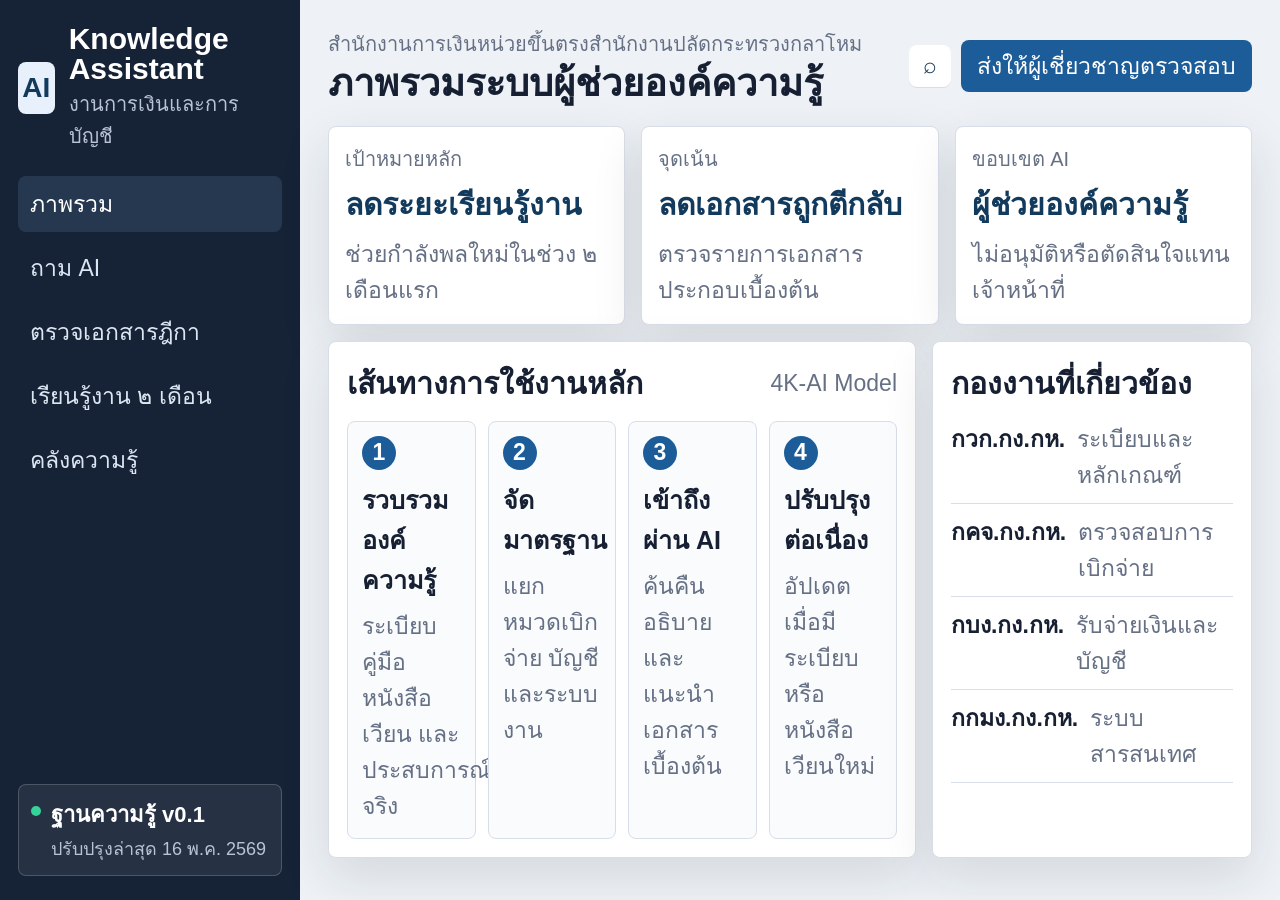
<file: index.html>
<!doctype html>
<html lang="th">
<head>
  <meta charset="utf-8">
  <meta name="viewport" content="width=device-width, initial-scale=1">
  <title>AI Knowledge Assistant - Demo</title>
  <link rel="stylesheet" href="./styles.css">
</head>
<body>
  <div class="app-shell">
    <aside class="sidebar">
      <div class="brand">
        <div class="brand-mark">AI</div>
        <div>
          <h1>Knowledge Assistant</h1>
          <p>งานการเงินและการบัญชี</p>
        </div>
      </div>

      <nav class="nav">
        <button class="nav-item active" data-view="dashboard">ภาพรวม</button>
        <button class="nav-item" data-view="ask">ถาม AI</button>
        <button class="nav-item" data-view="checklist">ตรวจเอกสารฎีกา</button>
        <button class="nav-item" data-view="learning">เรียนรู้งาน ๒ เดือน</button>
        <button class="nav-item" data-view="knowledge">คลังความรู้</button>
      </nav>

      <div class="status-box">
        <span class="status-dot"></span>
        <div>
          <strong>ฐานความรู้ v0.1</strong>
          <p>ปรับปรุงล่าสุด 16 พ.ค. 2569</p>
        </div>
      </div>
    </aside>

    <main class="workspace">
      <header class="topbar">
        <div>
          <p class="eyebrow">สำนักงานการเงินหน่วยขึ้นตรงสำนักงานปลัดกระทรวงกลาโหม</p>
          <h2 id="view-title">ภาพรวมระบบผู้ช่วยองค์ความรู้</h2>
        </div>
        <div class="top-actions">
          <button class="icon-button" title="ค้นหา">⌕</button>
          <button class="primary-button">ส่งให้ผู้เชี่ยวชาญตรวจสอบ</button>
        </div>
      </header>

      <section id="dashboard" class="view active">
        <div class="metric-grid">
          <article class="metric">
            <span>เป้าหมายหลัก</span>
            <strong>ลดระยะเรียนรู้งาน</strong>
            <p>ช่วยกำลังพลใหม่ในช่วง ๒ เดือนแรก</p>
          </article>
          <article class="metric">
            <span>จุดเน้น</span>
            <strong>ลดเอกสารถูกตีกลับ</strong>
            <p>ตรวจรายการเอกสารประกอบเบื้องต้น</p>
          </article>
          <article class="metric">
            <span>ขอบเขต AI</span>
            <strong>ผู้ช่วยองค์ความรู้</strong>
            <p>ไม่อนุมัติหรือตัดสินใจแทนเจ้าหน้าที่</p>
          </article>
        </div>

        <div class="content-grid">
          <section class="panel wide">
            <div class="panel-header">
              <h3>เส้นทางการใช้งานหลัก</h3>
              <span>4K-AI Model</span>
            </div>
            <div class="flow">
              <div>
                <b>1</b>
                <strong>รวบรวมองค์ความรู้</strong>
                <p>ระเบียบ คู่มือ หนังสือเวียน และประสบการณ์จริง</p>
              </div>
              <div>
                <b>2</b>
                <strong>จัดมาตรฐาน</strong>
                <p>แยกหมวดเบิกจ่าย บัญชี และระบบงาน</p>
              </div>
              <div>
                <b>3</b>
                <strong>เข้าถึงผ่าน AI</strong>
                <p>ค้นคืน อธิบาย และแนะนำเอกสารเบื้องต้น</p>
              </div>
              <div>
                <b>4</b>
                <strong>ปรับปรุงต่อเนื่อง</strong>
                <p>อัปเดตเมื่อมีระเบียบหรือหนังสือเวียนใหม่</p>
              </div>
            </div>
          </section>

          <section class="panel">
            <div class="panel-header">
              <h3>กองงานที่เกี่ยวข้อง</h3>
            </div>
            <ul class="division-list">
              <li><strong>กวก.กง.กห.</strong><span>ระเบียบและหลักเกณฑ์</span></li>
              <li><strong>กคจ.กง.กห.</strong><span>ตรวจสอบการเบิกจ่าย</span></li>
              <li><strong>กบง.กง.กห.</strong><span>รับจ่ายเงินและบัญชี</span></li>
              <li><strong>กกมง.กง.กห.</strong><span>ระบบสารสนเทศ</span></li>
            </ul>
          </section>
        </div>
      </section>

      <section id="ask" class="view">
        <div class="ask-layout">
          <section class="chat-panel">
            <div class="message user">เบิกค่าใช้จ่ายรายการใหม่ ต้องตรวจอะไรบ้างก่อนส่งฎีกา?</div>
            <div class="message ai">
              <strong>คำตอบเบื้องต้น</strong>
              <p>ควรตรวจสอบประเภทเงิน เอกสารอนุมัติ หลักฐานผู้รับเงิน รายการในระบบ New GFMIS Thai และความสัมพันธ์กับการบันทึกบัญชี ก่อนส่งให้ กคจ.กง.กห. ตรวจสอบ</p>
              <ol>
                <li>ตรวจประเภทค่าใช้จ่ายและงบประมาณ</li>
                <li>ตรวจเอกสารประกอบฎีกาให้ครบถ้วน</li>
                <li>ตรวจข้อมูลผู้รับเงินและจำนวนเงิน</li>
                <li>ตรวจผลกระทบต่อบัญชีจ่ายตรงหรือบัญชีทั่วไป</li>
              </ol>
            </div>
            <form class="prompt-bar">
              <input type="text" value="บัญชีจ่ายตรงกับบัญชีทั่วไปต่างกันอย่างไร">
              <button type="button">ถาม</button>
            </form>
          </section>
          <aside class="reference-panel">
            <h3>แหล่งอ้างอิงที่ระบบใช้</h3>
            <div class="ref-item">
              <strong>คู่มือการจัดทำฎีกา</strong>
              <span>หมวดเอกสารประกอบ</span>
            </div>
            <div class="ref-item">
              <strong>New GFMIS Thai</strong>
              <span>แนวปฏิบัติระบบเบิกจ่าย</span>
            </div>
            <div class="ref-item">
              <strong>กวก.กง.กห.</strong>
              <span>ตรวจสอบระเบียบและคำชี้แจง</span>
            </div>
          </aside>
        </div>
      </section>

      <section id="checklist" class="view">
        <section class="panel wide">
          <div class="panel-header">
            <h3>ตรวจเอกสารประกอบฎีกาเบื้องต้น</h3>
            <select>
              <option>งบรายจ่ายอื่น</option>
              <option>งบบุคลากร</option>
              <option>งบกลาง</option>
              <option>งบอุดหนุน</option>
            </select>
          </div>
          <div class="checklist">
            <label><input type="checkbox" checked> หนังสืออนุมัติหรือคำสั่งที่เกี่ยวข้อง</label>
            <label><input type="checkbox" checked> รายละเอียดค่าใช้จ่ายและวงเงินงบประมาณ</label>
            <label><input type="checkbox"> หลักฐานผู้รับเงินและข้อมูลการโอน</label>
            <label><input type="checkbox"> เอกสารจากระบบ New GFMIS Thai</label>
            <label><input type="checkbox"> ตรวจผลกระทบต่อบัญชีจ่ายตรง/บัญชีทั่วไป</label>
          </div>
          <div class="warning">
            ระบบนี้เป็นการตรวจเบื้องต้น ผู้ปฏิบัติงานต้องตรวจสอบกับระเบียบและผู้มีอำนาจอีกครั้ง
          </div>
        </section>
      </section>

      <section id="learning" class="view">
        <div class="timeline">
          <article>
            <span>เดือนที่ ๑</span>
            <h3>พื้นฐานการปฏิบัติงาน</h3>
            <p>ภาพรวม สกง., ขั้นตอนจัดทำฎีกา, เอกสารประกอบ, การใช้ระบบเบื้องต้น และข้อผิดพลาดที่พบบ่อย</p>
            <progress value="68" max="100"></progress>
          </article>
          <article>
            <span>เดือนที่ ๒</span>
            <h3>กรณีซับซ้อนและการแก้ไข</h3>
            <p>รายการเบิกจ่ายที่ไม่คุ้นเคย การแก้ไขเอกสารที่ถูกตีกลับ บัญชีจ่ายตรง/ทั่วไป และรายงานประจำเดือน</p>
            <progress value="32" max="100"></progress>
          </article>
        </div>
      </section>

      <section id="knowledge" class="view">
        <div class="knowledge-grid">
          <article><b>ระเบียบและคำชี้แจง</b><span>กวก.กง.กห.</span></article>
          <article><b>เอกสารประกอบฎีกา</b><span>กคจ.กง.กห.</span></article>
          <article><b>บัญชีและรายงาน</b><span>กบง.กง.กห.</span></article>
          <article><b>ระบบบัญชีเงินราชการ</b><span>กกมง.กง.กห.</span></article>
          <article><b>New GFMIS Thai</b><span>ระบบกลางภาครัฐ</span></article>
          <article><b>ข้อผิดพลาดที่พบบ่อย</b><span>บทเรียนจากงานจริง</span></article>
        </div>
      </section>
    </main>
  </div>

  <script src="./script.js"></script>
</body>
</html>
</file>
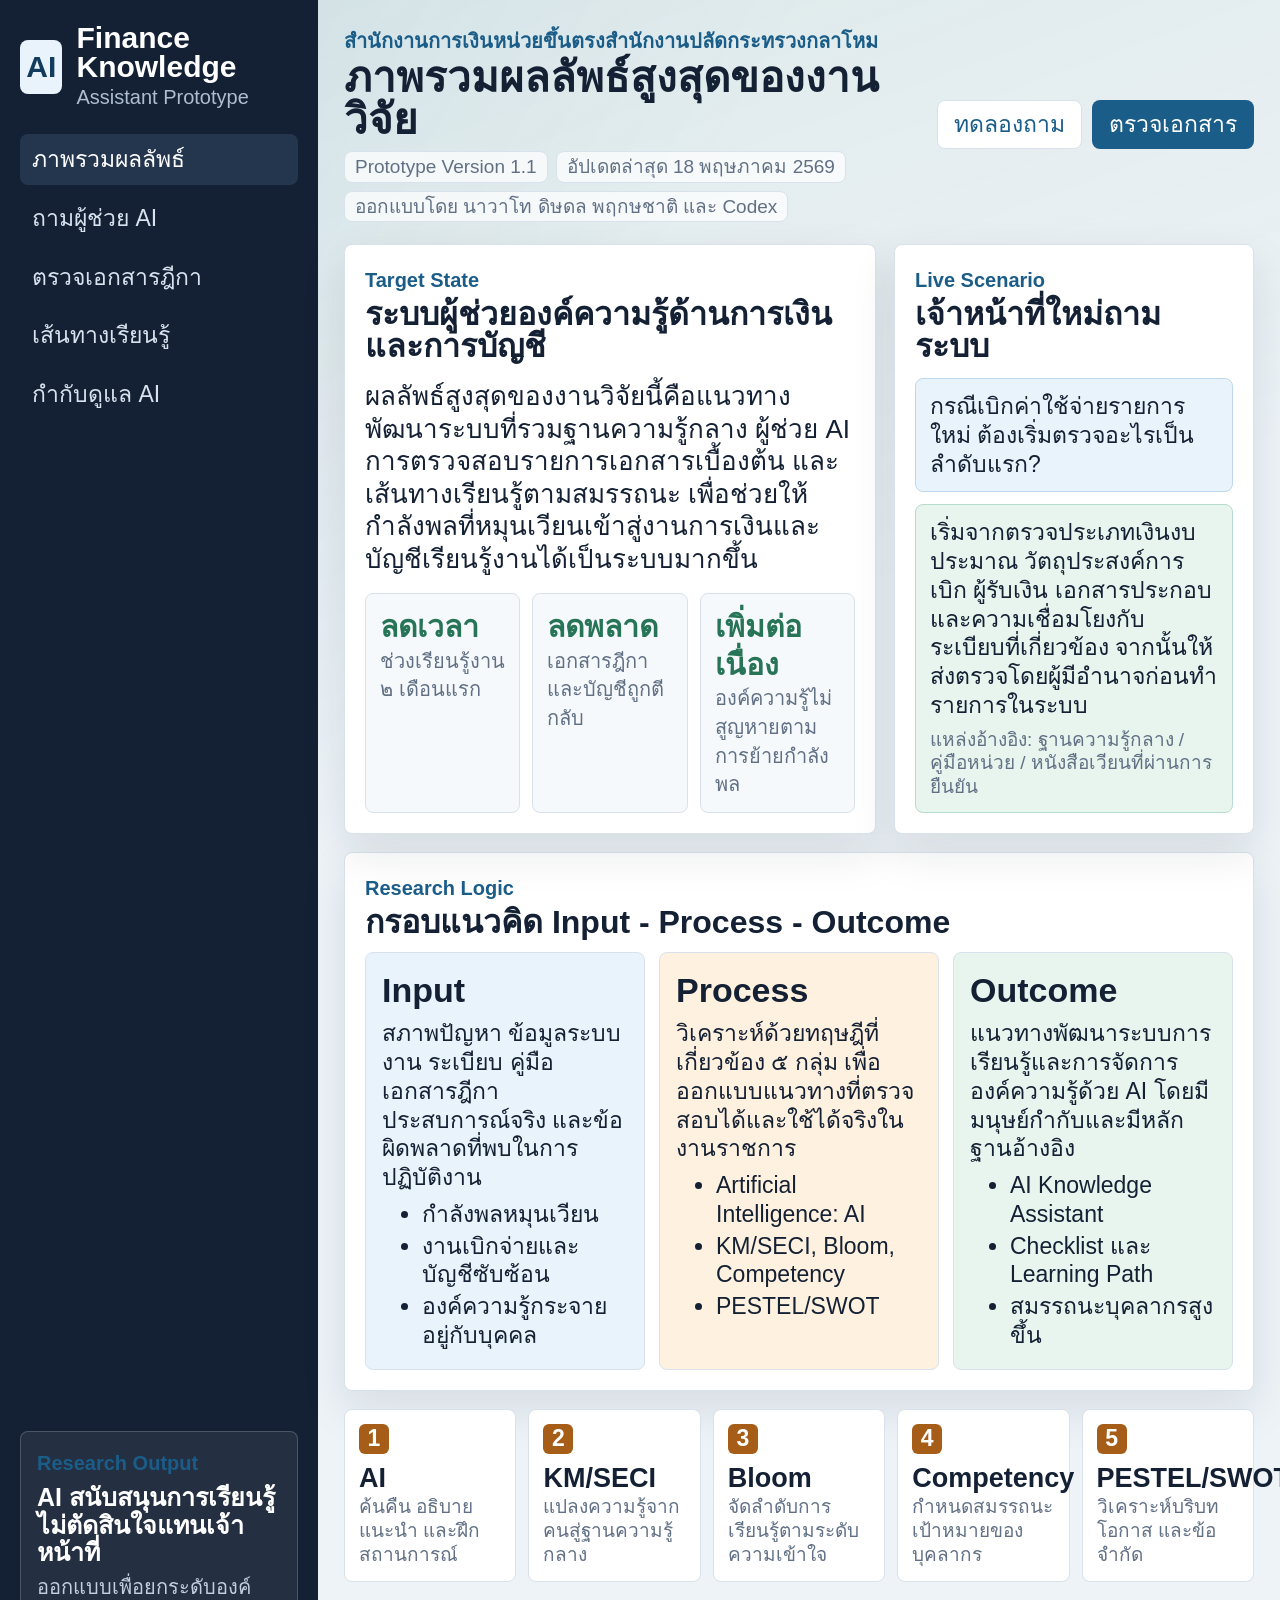
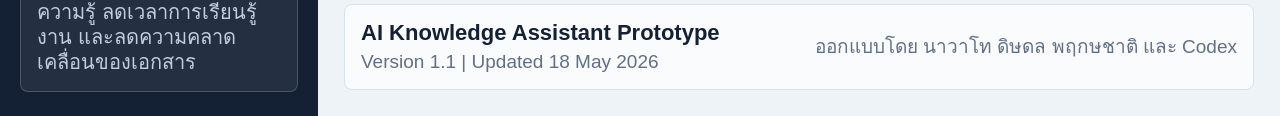
<file: research-outcome-prototype/index.html>
<!doctype html>
<html lang="th">
<head>
  <meta charset="utf-8">
  <meta name="viewport" content="width=device-width, initial-scale=1">
  <title>ผลลัพธ์สูงสุดของงานวิจัย | AI Knowledge Assistant</title>
  <link rel="stylesheet" href="./styles.css">
</head>
<body>
  <div class="app">
    <aside class="rail" aria-label="เมนูหลัก">
      <div class="brand">
        <div class="brand-mark">AI</div>
        <div>
          <h1>Finance Knowledge</h1>
          <p>Assistant Prototype</p>
        </div>
      </div>

      <nav class="nav" aria-label="พื้นที่ทำงาน">
        <button class="nav-button active" data-view="overview">ภาพรวมผลลัพธ์</button>
        <button class="nav-button" data-view="assistant">ถามผู้ช่วย AI</button>
        <button class="nav-button" data-view="document">ตรวจเอกสารฎีกา</button>
        <button class="nav-button" data-view="learning">เส้นทางเรียนรู้</button>
        <button class="nav-button" data-view="governance">กำกับดูแล AI</button>
      </nav>

      <section class="research-card">
        <span class="label">Research Output</span>
        <strong>AI สนับสนุนการเรียนรู้ ไม่ตัดสินใจแทนเจ้าหน้าที่</strong>
        <p>ออกแบบเพื่อยกระดับองค์ความรู้ ลดเวลาการเรียนรู้งาน และลดความคลาดเคลื่อนของเอกสาร</p>
      </section>
    </aside>

    <main class="main">
      <header class="topbar">
        <div>
          <p class="eyebrow">สำนักงานการเงินหน่วยขึ้นตรงสำนักงานปลัดกระทรวงกลาโหม</p>
          <h2 id="page-title">ภาพรวมผลลัพธ์สูงสุดของงานวิจัย</h2>
          <div class="version-line">
            <span>Prototype Version 1.1</span>
            <span>อัปเดตล่าสุด 18 พฤษภาคม 2569</span>
            <span>ออกแบบโดย นาวาโท ดิษดล พฤกษชาติ และ Codex</span>
          </div>
        </div>
        <div class="top-actions">
          <button class="ghost-button" data-jump="assistant">ทดลองถาม</button>
          <button class="primary-button" data-jump="document">ตรวจเอกสาร</button>
        </div>
      </header>

      <section id="overview" class="view active">
        <div class="hero-grid">
          <section class="outcome-summary">
            <div class="summary-head">
              <span class="label">Target State</span>
              <strong>ระบบผู้ช่วยองค์ความรู้ด้านการเงินและการบัญชี</strong>
            </div>
            <p>
              ผลลัพธ์สูงสุดของงานวิจัยนี้คือแนวทางพัฒนาระบบที่รวมฐานความรู้กลาง
              ผู้ช่วย AI การตรวจสอบรายการเอกสารเบื้องต้น และเส้นทางเรียนรู้ตามสมรรถนะ
              เพื่อช่วยให้กำลังพลที่หมุนเวียนเข้าสู่งานการเงินและบัญชีเรียนรู้งานได้เป็นระบบมากขึ้น
            </p>
            <div class="impact-row">
              <div>
                <b>ลดเวลา</b>
                <span>ช่วงเรียนรู้งาน ๒ เดือนแรก</span>
              </div>
              <div>
                <b>ลดพลาด</b>
                <span>เอกสารฎีกาและบัญชีถูกตีกลับ</span>
              </div>
              <div>
                <b>เพิ่มต่อเนื่อง</b>
                <span>องค์ความรู้ไม่สูญหายตามการย้ายกำลังพล</span>
              </div>
            </div>
          </section>

          <section class="ai-panel">
            <div class="panel-title">
              <span class="label">Live Scenario</span>
              <h3>เจ้าหน้าที่ใหม่ถามระบบ</h3>
            </div>
            <div class="chat-preview">
              <div class="bubble user">กรณีเบิกค่าใช้จ่ายรายการใหม่ ต้องเริ่มตรวจอะไรเป็นลำดับแรก?</div>
              <div class="bubble ai">
                เริ่มจากตรวจประเภทเงินงบประมาณ วัตถุประสงค์การเบิก ผู้รับเงิน เอกสารประกอบ และความเชื่อมโยงกับระเบียบที่เกี่ยวข้อง จากนั้นให้ส่งตรวจโดยผู้มีอำนาจก่อนทำรายการในระบบ
                <span>แหล่งอ้างอิง: ฐานความรู้กลาง / คู่มือหน่วย / หนังสือเวียนที่ผ่านการยืนยัน</span>
              </div>
            </div>
          </section>
        </div>

        <section class="framework">
          <div class="panel-title">
            <span class="label">Research Logic</span>
            <h3>กรอบแนวคิด Input - Process - Outcome</h3>
          </div>
          <div class="ipo">
            <article>
              <h4>Input</h4>
              <p>สภาพปัญหา ข้อมูลระบบงาน ระเบียบ คู่มือ เอกสารฎีกา ประสบการณ์จริง และข้อผิดพลาดที่พบในการปฏิบัติงาน</p>
              <ul>
                <li>กำลังพลหมุนเวียน</li>
                <li>งานเบิกจ่ายและบัญชีซับซ้อน</li>
                <li>องค์ความรู้กระจายอยู่กับบุคคล</li>
              </ul>
            </article>
            <article>
              <h4>Process</h4>
              <p>วิเคราะห์ด้วยทฤษฎีที่เกี่ยวข้อง ๕ กลุ่ม เพื่อออกแบบแนวทางที่ตรวจสอบได้และใช้ได้จริงในงานราชการ</p>
              <ul>
                <li>Artificial Intelligence: AI</li>
                <li>KM/SECI, Bloom, Competency</li>
                <li>PESTEL/SWOT</li>
              </ul>
            </article>
            <article>
              <h4>Outcome</h4>
              <p>แนวทางพัฒนาระบบการเรียนรู้และการจัดการองค์ความรู้ด้วย AI โดยมีมนุษย์กำกับและมีหลักฐานอ้างอิง</p>
              <ul>
                <li>AI Knowledge Assistant</li>
                <li>Checklist และ Learning Path</li>
                <li>สมรรถนะบุคลากรสูงขึ้น</li>
              </ul>
            </article>
          </div>
        </section>

        <section class="theory-strip">
          <div class="theory-item"><span>1</span><b>AI</b><small>ค้นคืน อธิบาย แนะนำ และฝึกสถานการณ์</small></div>
          <div class="theory-item"><span>2</span><b>KM/SECI</b><small>แปลงความรู้จากคนสู่ฐานความรู้กลาง</small></div>
          <div class="theory-item"><span>3</span><b>Bloom</b><small>จัดลำดับการเรียนรู้ตามระดับความเข้าใจ</small></div>
          <div class="theory-item"><span>4</span><b>Competency</b><small>กำหนดสมรรถนะเป้าหมายของบุคลากร</small></div>
          <div class="theory-item"><span>5</span><b>PESTEL/SWOT</b><small>วิเคราะห์บริบท โอกาส และข้อจำกัด</small></div>
        </section>
      </section>

      <section id="assistant" class="view">
        <div class="workspace-grid">
          <section class="assistant-console">
            <div class="panel-title">
              <span class="label">AI Knowledge Assistant</span>
              <h3>ถามจากฐานความรู้ที่ผ่านการตรวจสอบ</h3>
            </div>
            <div id="conversation" class="conversation">
              <div class="bubble ai">
                เลือกคำถามตัวอย่างหรือพิมพ์หัวข้อที่ต้องการ ระบบจะแสดงคำตอบในลักษณะผู้ช่วยการเรียนรู้ พร้อมข้อควรตรวจสอบและแหล่งอ้างอิง
              </div>
            </div>
            <div class="prompt-row">
              <input id="questionInput" type="text" value="เอกสารฎีกาที่ถูกตีกลับบ่อยควรตรวจอะไรบ้าง">
              <button id="askButton" class="primary-button">ถาม</button>
            </div>
          </section>

          <aside class="suggestion-panel">
            <h3>คำถามที่ควรถามได้</h3>
            <button class="question-chip">ต้องแนบเอกสารอะไรในฎีกาเบิกเงิน</button>
            <button class="question-chip">จ่ายตรงต่างจากทั่วไปอย่างไร</button>
            <button class="question-chip">ถ้าบันทึกบัญชีผิดควรตรวจย้อนอย่างไร</button>
            <button class="question-chip">ผู้ปฏิบัติงานใหม่ควรเรียนรู้อะไรก่อน</button>
            <div class="note-box">
              <b>หลักสำคัญ</b>
              <p>คำตอบจาก AI ต้องแสดงระดับความมั่นใจและส่งต่อให้ผู้เชี่ยวชาญตรวจสอบเมื่อเป็นกรณีเฉพาะหรือมีผลต่อการอนุมัติ</p>
            </div>
          </aside>
        </div>
      </section>

      <section id="document" class="view">
        <div class="document-grid">
          <section class="document-checker">
            <div class="panel-title">
              <span class="label">Dika Checklist</span>
              <h3>ตรวจความครบถ้วนก่อนส่งฎีกา</h3>
            </div>
            <div class="checklist">
              <label><input type="checkbox" checked> ระบุประเภทงบประมาณและรายการเบิกถูกต้อง</label>
              <label><input type="checkbox" checked> มีเอกสารอนุมัติ/หลักฐานประกอบครบถ้วน</label>
              <label><input type="checkbox"> ตรวจผู้รับเงินและข้อมูลการโอนเงิน</label>
              <label><input type="checkbox"> ตรวจความเชื่อมโยงกับรายการบัญชี</label>
              <label><input type="checkbox"> ส่งผู้เชี่ยวชาญหรือผู้บังคับบัญชาตรวจทานกรณีเฉพาะ</label>
            </div>
          </section>

          <section class="risk-card">
            <span class="label">Readiness Score</span>
            <div class="score"><strong id="scoreValue">40</strong><span>%</span></div>
            <div class="meter"><span id="scoreBar"></span></div>
            <p id="scoreText">ยังควรตรวจข้อมูลผู้รับเงิน รายการบัญชี และส่งผู้เชี่ยวชาญตรวจทานก่อนดำเนินการต่อ</p>
          </section>
        </div>
      </section>

      <section id="learning" class="view">
        <div class="panel-title">
          <span class="label">2-Month Learning Path</span>
          <h3>เส้นทางเรียนรู้สำหรับกำลังพลที่เข้ามาปฏิบัติงานใหม่</h3>
        </div>
        <div class="learning-path">
          <article class="week active">
            <span>สัปดาห์ 1-2</span>
            <h4>จำและเข้าใจ</h4>
            <p>รู้คำย่อ หน่วยงาน ระบบงาน ประเภทฎีกา และเอกสารพื้นฐาน</p>
          </article>
          <article class="week">
            <span>สัปดาห์ 3-4</span>
            <h4>นำไปใช้</h4>
            <p>ฝึกจัดชุดเอกสาร ตรวจรายการ และทำขั้นตอนตามกรณีมาตรฐาน</p>
          </article>
          <article class="week">
            <span>สัปดาห์ 5-6</span>
            <h4>วิเคราะห์</h4>
            <p>แยกสาเหตุเอกสารถูกตีกลับ วิเคราะห์ผลกระทบต่อบัญชี</p>
          </article>
          <article class="week">
            <span>สัปดาห์ 7-8</span>
            <h4>ประเมินและปรับปรุง</h4>
            <p>ประเมินความเสี่ยง เสนอ checklist และบทเรียนจากกรณีจริง</p>
          </article>
        </div>
        <div class="competency-board">
          <div><span>ระเบียบและหลักเกณฑ์</span><b style="--w:78%"></b></div>
          <div><span>เอกสารเบิกจ่าย</span><b style="--w:72%"></b></div>
          <div><span>บัญชีและระบบงาน</span><b style="--w:64%"></b></div>
          <div><span>การใช้ AI อย่างรับผิดชอบ</span><b style="--w:70%"></b></div>
        </div>
      </section>

      <section id="governance" class="view">
        <div class="governance-grid">
          <section class="policy-panel">
            <div class="panel-title">
              <span class="label">Trustworthy AI</span>
              <h3>ขอบเขตการใช้งานที่ต้องชัดเจน</h3>
            </div>
            <div class="rules">
              <article><b>Human in the loop</b><p>กรณีมีผลต่อการอนุมัติ การตีความระเบียบ หรือข้อมูลเฉพาะ ต้องส่งผู้มีอำนาจตรวจสอบ</p></article>
              <article><b>Reference first</b><p>คำตอบต้องอ้างอิงระเบียบ คู่มือ หนังสือเวียน หรือฐานความรู้ที่ยืนยันแล้ว</p></article>
              <article><b>Data protection</b><p>ไม่ใส่ข้อมูลส่วนบุคคลหรือข้อมูลราชการอ่อนไหวในระบบที่ไม่มีการควบคุม</p></article>
              <article><b>Audit trail</b><p>บันทึกคำถาม คำตอบ แหล่งอ้างอิง และผู้ตรวจสอบ เพื่อใช้ปรับปรุงฐานความรู้</p></article>
            </div>
          </section>
          <section class="handoff-panel">
            <span class="label">Expert Review</span>
            <h3>บทบาทหน่วยงานที่เกี่ยวข้อง</h3>
            <ul>
              <li>กวก.กง.กห. ตรวจสอบระเบียบและแนวทางปฏิบัติ</li>
              <li>กคจ.กง.กห. ให้ข้อมูลกรณีเอกสารถูกตีกลับและข้อผิดพลาดจากการเบิกจ่าย</li>
              <li>กบง.กง.กห. ให้ข้อมูลการบัญชีและการรับจ่ายเงิน</li>
              <li>กกมง.กง.กห. สนับสนุนระบบ ข้อมูล และเทคโนโลยี</li>
            </ul>
          </section>
        </div>
      </section>

      <footer class="site-footer">
        <div>
          <strong>AI Knowledge Assistant Prototype</strong>
          <span>Version 1.1 | Updated 18 May 2026</span>
        </div>
        <p>ออกแบบโดย นาวาโท ดิษดล พฤกษชาติ และ Codex</p>
      </footer>
    </main>
  </div>
  <script src="./script.js"></script>
</body>
</html>
</file>
<file: styles.css>
@font-face {
  font-family: "TH SarabunPSK";
  src: url("file:///C:/Users/ditsa/AppData/Local/Microsoft/Windows/Fonts/THSARABUN.TTF") format("truetype");
}

:root {
  --bg: #eef2f6;
  --surface: #ffffff;
  --ink: #172033;
  --muted: #667085;
  --line: #d8dee8;
  --blue: #1c5d99;
  --blue-dark: #123a5d;
  --green: #1f7a5c;
  --orange: #b65f17;
  --red: #b42318;
  --shadow: 0 18px 50px rgba(23, 32, 51, 0.12);
}

* {
  box-sizing: border-box;
}

body {
  margin: 0;
  min-height: 100vh;
  font-family: "TH SarabunPSK", "TH Sarabun New", Tahoma, sans-serif;
  background: var(--bg);
  color: var(--ink);
  font-size: 23px;
  letter-spacing: 0;
}

button,
input,
select {
  font: inherit;
}

.app-shell {
  display: grid;
  grid-template-columns: 300px minmax(0, 1fr);
  min-height: 100vh;
}

.sidebar {
  background: #162235;
  color: #fff;
  padding: 24px 18px;
  display: flex;
  flex-direction: column;
  gap: 24px;
}

.brand {
  display: flex;
  align-items: center;
  gap: 14px;
  min-height: 74px;
}

.brand-mark {
  width: 52px;
  height: 52px;
  border-radius: 8px;
  background: #e7f0fb;
  color: var(--blue-dark);
  display: grid;
  place-items: center;
  font-weight: 700;
  font-size: 28px;
}

.brand h1 {
  margin: 0;
  font-size: 30px;
  line-height: 1;
}

.brand p {
  margin: 4px 0 0;
  color: #b8c4d6;
  font-size: 20px;
}

.nav {
  display: grid;
  gap: 8px;
}

.nav-item {
  border: 0;
  border-radius: 8px;
  background: transparent;
  color: #dce5f2;
  text-align: left;
  padding: 10px 12px;
  cursor: pointer;
}

.nav-item:hover,
.nav-item.active {
  background: #263850;
  color: #fff;
}

.status-box {
  margin-top: auto;
  display: flex;
  gap: 10px;
  align-items: flex-start;
  border: 1px solid rgba(255, 255, 255, 0.18);
  border-radius: 8px;
  padding: 12px;
  background: rgba(255, 255, 255, 0.07);
}

.status-dot {
  width: 10px;
  height: 10px;
  margin-top: 9px;
  border-radius: 50%;
  background: #36d399;
}

.status-box strong {
  display: block;
  font-size: 22px;
}

.status-box p {
  margin: 2px 0 0;
  color: #b8c4d6;
  font-size: 18px;
}

.workspace {
  padding: 28px;
  min-width: 0;
}

.topbar {
  display: flex;
  align-items: center;
  justify-content: space-between;
  gap: 18px;
  margin-bottom: 22px;
}

.eyebrow {
  margin: 0 0 4px;
  color: var(--muted);
  font-size: 20px;
}

.topbar h2 {
  margin: 0;
  font-size: 38px;
  line-height: 1.05;
}

.top-actions {
  display: flex;
  gap: 10px;
  align-items: center;
}

.icon-button,
.primary-button,
.prompt-bar button {
  border: 0;
  border-radius: 8px;
  cursor: pointer;
}

.icon-button {
  width: 42px;
  height: 42px;
  background: var(--surface);
  color: var(--blue-dark);
  box-shadow: 0 1px 0 var(--line);
}

.primary-button,
.prompt-bar button {
  background: var(--blue);
  color: #fff;
  padding: 8px 16px;
}

.view {
  display: none;
}

.view.active {
  display: block;
}

.metric-grid {
  display: grid;
  grid-template-columns: repeat(3, minmax(0, 1fr));
  gap: 16px;
  margin-bottom: 16px;
}

.metric,
.panel,
.chat-panel,
.reference-panel,
.timeline article,
.knowledge-grid article {
  background: var(--surface);
  border: 1px solid var(--line);
  border-radius: 8px;
  box-shadow: var(--shadow);
}

.metric {
  padding: 16px;
  min-height: 135px;
}

.metric span {
  display: block;
  color: var(--muted);
  font-size: 20px;
}

.metric strong {
  display: block;
  margin-top: 6px;
  font-size: 30px;
  color: var(--blue-dark);
}

.metric p {
  margin: 8px 0 0;
  color: var(--muted);
}

.content-grid {
  display: grid;
  grid-template-columns: minmax(0, 1.7fr) minmax(320px, 0.8fr);
  gap: 16px;
}

.panel {
  padding: 18px;
}

.panel.wide {
  min-width: 0;
}

.panel-header {
  display: flex;
  justify-content: space-between;
  align-items: center;
  gap: 12px;
  margin-bottom: 14px;
}

.panel-header h3 {
  margin: 0;
  font-size: 30px;
}

.panel-header span,
.panel-header select {
  color: var(--muted);
}

.panel-header select {
  border: 1px solid var(--line);
  border-radius: 8px;
  padding: 6px 10px;
  background: #fff;
}

.flow {
  display: grid;
  grid-template-columns: repeat(4, minmax(0, 1fr));
  gap: 12px;
}

.flow div {
  border: 1px solid var(--line);
  border-radius: 8px;
  padding: 14px;
  min-height: 168px;
  background: #f9fbfd;
}

.flow b {
  width: 34px;
  height: 34px;
  display: grid;
  place-items: center;
  border-radius: 50%;
  background: var(--blue);
  color: #fff;
  margin-bottom: 10px;
}

.flow strong {
  display: block;
  font-size: 25px;
}

.flow p {
  margin: 8px 0 0;
  color: var(--muted);
}

.division-list {
  list-style: none;
  padding: 0;
  margin: 0;
  display: grid;
  gap: 10px;
}

.division-list li {
  display: flex;
  justify-content: space-between;
  gap: 12px;
  border-bottom: 1px solid var(--line);
  padding-bottom: 10px;
}

.division-list span {
  color: var(--muted);
}

.ask-layout {
  display: grid;
  grid-template-columns: minmax(0, 1fr) 340px;
  gap: 16px;
}

.chat-panel {
  min-height: 640px;
  padding: 18px;
  display: flex;
  flex-direction: column;
  gap: 14px;
}

.message {
  max-width: 78%;
  padding: 14px 16px;
  border-radius: 8px;
}

.message.user {
  align-self: flex-end;
  background: var(--blue);
  color: #fff;
}

.message.ai {
  align-self: flex-start;
  background: #f2f6fb;
  border: 1px solid var(--line);
}

.message.ai strong {
  font-size: 27px;
}

.message p {
  margin: 6px 0;
}

.message ol {
  margin: 8px 0 0;
  padding-left: 24px;
}

.prompt-bar {
  margin-top: auto;
  display: grid;
  grid-template-columns: minmax(0, 1fr) auto;
  gap: 10px;
  border-top: 1px solid var(--line);
  padding-top: 14px;
}

.prompt-bar input {
  border: 1px solid var(--line);
  border-radius: 8px;
  padding: 10px 12px;
  min-width: 0;
}

.reference-panel {
  padding: 18px;
  align-self: start;
}

.reference-panel h3 {
  margin: 0 0 14px;
  font-size: 29px;
}

.ref-item {
  border: 1px solid var(--line);
  border-radius: 8px;
  padding: 12px;
  margin-bottom: 10px;
  background: #f9fbfd;
}

.ref-item strong,
.ref-item span {
  display: block;
}

.ref-item span {
  color: var(--muted);
  font-size: 20px;
}

.checklist {
  display: grid;
  gap: 12px;
  margin-top: 8px;
}

.checklist label {
  display: flex;
  gap: 10px;
  align-items: center;
  border: 1px solid var(--line);
  border-radius: 8px;
  padding: 12px;
  background: #fbfcfe;
}

.checklist input {
  width: 20px;
  height: 20px;
}

.warning {
  margin-top: 16px;
  padding: 12px;
  border-radius: 8px;
  background: #fff4e6;
  color: var(--orange);
  border: 1px solid #f4c38b;
}

.timeline {
  display: grid;
  grid-template-columns: repeat(2, minmax(0, 1fr));
  gap: 16px;
}

.timeline article {
  padding: 20px;
  min-height: 280px;
}

.timeline span {
  color: var(--green);
  font-weight: 700;
}

.timeline h3 {
  margin: 8px 0;
  font-size: 32px;
}

.timeline p {
  color: var(--muted);
}

progress {
  width: 100%;
  height: 16px;
  accent-color: var(--green);
}

.knowledge-grid {
  display: grid;
  grid-template-columns: repeat(3, minmax(0, 1fr));
  gap: 16px;
}

.knowledge-grid article {
  padding: 18px;
  min-height: 142px;
}

.knowledge-grid b {
  display: block;
  font-size: 30px;
  color: var(--blue-dark);
}

.knowledge-grid span {
  display: block;
  margin-top: 12px;
  color: var(--muted);
}

@media (max-width: 980px) {
  .app-shell {
    grid-template-columns: 1fr;
  }

  .sidebar {
    position: static;
  }

  .nav {
    grid-template-columns: repeat(2, minmax(0, 1fr));
  }

  .metric-grid,
  .content-grid,
  .ask-layout,
  .timeline,
  .knowledge-grid,
  .flow {
    grid-template-columns: 1fr;
  }

  .topbar {
    align-items: flex-start;
    flex-direction: column;
  }

  .message {
    max-width: 100%;
  }
}
</file>
<file: research-outcome-prototype/styles.css>
@font-face {
  font-family: "TH SarabunPSK";
  src: url("file:///C:/Users/ditsa/AppData/Local/Microsoft/Windows/Fonts/THSARABUN.TTF") format("truetype");
}

:root {
  --ink: #142033;
  --muted: #617084;
  --line: #d9e2ec;
  --bg: #edf3f7;
  --surface: #ffffff;
  --nav: #142033;
  --blue: #1b5d89;
  --blue-soft: #e8f3fb;
  --green: #277457;
  --green-soft: #e7f5ee;
  --orange: #a65d18;
  --orange-soft: #fff1df;
  --red: #b42318;
  --red-soft: #fff1f0;
  --shadow: 0 18px 46px rgba(20, 32, 51, .10);
}

* {
  box-sizing: border-box;
}

body {
  margin: 0;
  min-height: 100vh;
  font-family: "TH SarabunPSK", "TH Sarabun New", Tahoma, sans-serif;
  font-size: 23px;
  line-height: 1.25;
  color: var(--ink);
  background:
    linear-gradient(120deg, rgba(27, 93, 137, .08), transparent 36%),
    linear-gradient(160deg, rgba(39, 116, 87, .09), transparent 42%),
    var(--bg);
  letter-spacing: 0;
}

button,
input {
  font: inherit;
}

button {
  cursor: pointer;
}

.app {
  display: grid;
  grid-template-columns: 318px minmax(0, 1fr);
  min-height: 100vh;
}

.rail {
  background: var(--nav);
  color: #fff;
  padding: 24px 20px;
  display: flex;
  flex-direction: column;
  gap: 24px;
}

.brand {
  display: flex;
  gap: 14px;
  align-items: center;
  min-height: 70px;
}

.brand-mark {
  width: 54px;
  height: 54px;
  border-radius: 8px;
  display: grid;
  place-items: center;
  font-weight: 700;
  font-size: 30px;
  background: #e9f3fb;
  color: #123c5d;
}

.brand h1 {
  margin: 0;
  font-size: 30px;
  line-height: .95;
}

.brand p {
  margin: 4px 0 0;
  color: #aebdd0;
  font-size: 20px;
}

.nav {
  display: grid;
  gap: 8px;
}

.nav-button {
  border: 0;
  border-radius: 8px;
  padding: 11px 12px;
  text-align: left;
  background: transparent;
  color: #d7e2ee;
}

.nav-button:hover,
.nav-button.active {
  background: #24364e;
  color: #fff;
}

.research-card {
  margin-top: auto;
  border: 1px solid rgba(255, 255, 255, .18);
  background: rgba(255, 255, 255, .07);
  border-radius: 8px;
  padding: 16px;
}

.research-card strong {
  display: block;
  margin: 8px 0;
  font-size: 25px;
  line-height: 1.1;
}

.research-card p {
  margin: 0;
  color: #c3cede;
  font-size: 20px;
}

.main {
  padding: 26px;
  min-width: 0;
}

.topbar {
  min-height: 82px;
  display: flex;
  align-items: center;
  justify-content: space-between;
  gap: 18px;
  margin-bottom: 22px;
}

.eyebrow,
.label {
  display: inline-block;
  margin: 0;
  color: var(--blue);
  font-weight: 700;
  font-size: 20px;
}

.topbar h2 {
  margin: 2px 0 0;
  font-size: 42px;
  line-height: 1;
}

.version-line {
  display: flex;
  flex-wrap: wrap;
  gap: 8px;
  margin-top: 10px;
}

.version-line span {
  display: inline-flex;
  align-items: center;
  min-height: 30px;
  border: 1px solid var(--line);
  border-radius: 8px;
  background: rgba(255, 255, 255, .72);
  color: var(--muted);
  padding: 3px 10px;
  font-size: 19px;
}

.top-actions,
.prompt-row {
  display: flex;
  gap: 10px;
  align-items: center;
}

.primary-button,
.ghost-button {
  border-radius: 8px;
  border: 1px solid transparent;
  padding: 9px 16px;
  min-height: 44px;
  white-space: nowrap;
}

.primary-button {
  background: var(--blue);
  color: #fff;
}

.ghost-button {
  background: var(--surface);
  color: var(--blue);
  border-color: var(--line);
}

.view {
  display: none;
}

.view.active {
  display: block;
}

.hero-grid,
.workspace-grid,
.document-grid,
.governance-grid {
  display: grid;
  grid-template-columns: minmax(0, 1.3fr) minmax(360px, .7fr);
  gap: 18px;
}

.outcome-summary,
.ai-panel,
.framework,
.assistant-console,
.suggestion-panel,
.document-checker,
.risk-card,
.policy-panel,
.handoff-panel {
  background: var(--surface);
  border: 1px solid var(--line);
  border-radius: 8px;
  box-shadow: var(--shadow);
}

.outcome-summary,
.ai-panel,
.framework,
.assistant-console,
.suggestion-panel,
.document-checker,
.risk-card,
.policy-panel,
.handoff-panel {
  padding: 20px;
}

.summary-head strong,
.panel-title h3,
.suggestion-panel h3,
.handoff-panel h3 {
  display: block;
  margin: 4px 0 0;
  font-size: 32px;
  line-height: 1;
}

.outcome-summary p {
  margin: 18px 0;
  font-size: 26px;
  max-width: 920px;
}

.impact-row {
  display: grid;
  grid-template-columns: repeat(3, minmax(0, 1fr));
  gap: 12px;
}

.impact-row div {
  background: #f6f9fc;
  border: 1px solid var(--line);
  border-radius: 8px;
  padding: 14px;
  min-height: 96px;
}

.impact-row b {
  display: block;
  font-size: 30px;
  color: var(--green);
}

.impact-row span {
  color: var(--muted);
  font-size: 20px;
}

.chat-preview,
.conversation {
  display: grid;
  gap: 12px;
  margin-top: 16px;
}

.bubble {
  border-radius: 8px;
  padding: 13px 14px;
  font-size: 23px;
}

.bubble.user {
  background: var(--blue-soft);
  border: 1px solid #bdd8ee;
}

.bubble.ai {
  background: var(--green-soft);
  border: 1px solid #b7dccb;
}

.bubble span {
  display: block;
  margin-top: 8px;
  color: var(--muted);
  font-size: 19px;
}

.framework {
  margin-top: 18px;
}

.ipo {
  display: grid;
  grid-template-columns: repeat(3, minmax(0, 1fr));
  gap: 14px;
  margin-top: 14px;
}

.ipo article {
  border-radius: 8px;
  padding: 16px;
  min-height: 240px;
  border: 1px solid var(--line);
}

.ipo article:nth-child(1) {
  background: var(--blue-soft);
}

.ipo article:nth-child(2) {
  background: var(--orange-soft);
}

.ipo article:nth-child(3) {
  background: var(--green-soft);
}

.ipo h4 {
  margin: 0 0 6px;
  font-size: 34px;
}

.ipo p,
.ipo ul {
  margin: 8px 0 0;
}

.ipo li {
  margin: 3px 0;
}

.theory-strip {
  display: grid;
  grid-template-columns: repeat(5, minmax(0, 1fr));
  gap: 12px;
  margin-top: 18px;
}

.theory-item {
  background: var(--surface);
  border: 1px solid var(--line);
  border-radius: 8px;
  padding: 14px;
  min-height: 142px;
}

.theory-item span {
  width: 30px;
  height: 30px;
  border-radius: 6px;
  display: grid;
  place-items: center;
  color: #fff;
  background: var(--orange);
  font-weight: 700;
}

.theory-item b {
  display: block;
  margin-top: 8px;
  font-size: 27px;
}

.theory-item small {
  display: block;
  color: var(--muted);
  font-size: 19px;
}

.assistant-console {
  min-height: 560px;
  display: flex;
  flex-direction: column;
}

.conversation {
  flex: 1;
  border: 1px solid var(--line);
  border-radius: 8px;
  padding: 14px;
  background: #f8fbfd;
  overflow: auto;
}

.prompt-row {
  margin-top: 12px;
}

.prompt-row input {
  min-width: 0;
  flex: 1;
  min-height: 46px;
  border-radius: 8px;
  border: 1px solid var(--line);
  padding: 8px 12px;
  color: var(--ink);
}

.suggestion-panel {
  align-self: start;
}

.question-chip {
  width: 100%;
  text-align: left;
  border: 1px solid var(--line);
  background: #f8fbfd;
  border-radius: 8px;
  padding: 10px 12px;
  margin-top: 9px;
}

.note-box {
  margin-top: 16px;
  background: var(--red-soft);
  border: 1px solid #f0b8b2;
  border-radius: 8px;
  padding: 13px;
}

.note-box p {
  margin: 4px 0 0;
  color: #71312b;
  font-size: 20px;
}

.checklist {
  display: grid;
  gap: 10px;
  margin-top: 14px;
}

.checklist label {
  min-height: 54px;
  display: flex;
  align-items: center;
  gap: 12px;
  border: 1px solid var(--line);
  border-radius: 8px;
  padding: 10px 12px;
  background: #f8fbfd;
}

.checklist input {
  width: 22px;
  height: 22px;
  accent-color: var(--green);
}

.risk-card {
  align-self: start;
}

.score {
  display: flex;
  align-items: baseline;
  gap: 4px;
  margin-top: 10px;
}

.score strong {
  font-size: 86px;
  line-height: .9;
  color: var(--green);
}

.score span {
  color: var(--muted);
  font-size: 32px;
}

.meter {
  width: 100%;
  height: 16px;
  background: #e4eaf0;
  border-radius: 999px;
  overflow: hidden;
  margin: 14px 0;
}

.meter span {
  display: block;
  height: 100%;
  width: 40%;
  background: var(--green);
  transition: width .2s ease;
}

.risk-card p {
  margin: 0;
  color: var(--muted);
}

.learning-path {
  display: grid;
  grid-template-columns: repeat(4, minmax(0, 1fr));
  gap: 14px;
  margin-top: 14px;
}

.week {
  background: var(--surface);
  border: 1px solid var(--line);
  border-radius: 8px;
  padding: 16px;
  min-height: 190px;
}

.week.active {
  border-color: #94bddb;
  background: var(--blue-soft);
}

.week span {
  color: var(--blue);
  font-weight: 700;
  font-size: 20px;
}

.week h4 {
  margin: 6px 0;
  font-size: 32px;
}

.week p {
  margin: 0;
  color: var(--muted);
}

.competency-board {
  margin-top: 18px;
  background: var(--surface);
  border: 1px solid var(--line);
  border-radius: 8px;
  padding: 16px;
  display: grid;
  gap: 12px;
}

.competency-board div {
  display: grid;
  grid-template-columns: 230px 1fr;
  align-items: center;
  gap: 14px;
}

.competency-board span {
  font-weight: 700;
}

.competency-board b {
  height: 14px;
  background: #e4eaf0;
  border-radius: 999px;
  overflow: hidden;
}

.competency-board b::before {
  content: "";
  display: block;
  width: var(--w);
  height: 100%;
  background: var(--blue);
}

.rules {
  display: grid;
  grid-template-columns: repeat(2, minmax(0, 1fr));
  gap: 12px;
  margin-top: 14px;
}

.rules article {
  background: #f8fbfd;
  border: 1px solid var(--line);
  border-radius: 8px;
  padding: 14px;
}

.rules b {
  color: var(--blue);
  font-size: 26px;
}

.rules p,
.handoff-panel li {
  margin: 4px 0 0;
  color: var(--muted);
}

.handoff-panel ul {
  margin: 16px 0 0;
  padding-left: 24px;
}

.handoff-panel li {
  margin-bottom: 12px;
}

.site-footer {
  display: flex;
  align-items: center;
  justify-content: space-between;
  gap: 16px;
  margin-top: 22px;
  padding: 14px 16px;
  border: 1px solid var(--line);
  border-radius: 8px;
  background: rgba(255, 255, 255, .72);
  color: var(--muted);
}

.site-footer strong {
  display: block;
  color: var(--ink);
  font-size: 22px;
}

.site-footer span,
.site-footer p {
  margin: 0;
  font-size: 19px;
}

@media (max-width: 1180px) {
  .app {
    grid-template-columns: 1fr;
  }

  .rail {
    position: static;
    padding: 18px;
    gap: 16px;
  }

  .nav {
    grid-template-columns: repeat(5, minmax(0, 1fr));
  }

  .hero-grid,
  .workspace-grid,
  .document-grid,
  .governance-grid,
  .ipo,
  .theory-strip,
  .learning-path {
    grid-template-columns: 1fr;
  }
}

@media (max-width: 760px) {
  body {
    font-size: 21px;
  }

  .main {
    padding: 16px;
  }

  .rail {
    gap: 14px;
  }

  .brand {
    min-height: 54px;
  }

  .brand-mark {
    width: 46px;
    height: 46px;
    font-size: 26px;
  }

  .brand h1 {
    font-size: 26px;
  }

  .brand p {
    font-size: 18px;
  }

  .topbar,
  .top-actions,
  .prompt-row,
  .site-footer {
    align-items: stretch;
    flex-direction: column;
  }

  .topbar h2 {
    font-size: 34px;
  }

  .nav {
    grid-template-columns: repeat(2, minmax(0, 1fr));
  }

  .nav-button {
    text-align: center;
    padding: 8px 9px;
  }

  .research-card {
    display: none;
  }

  .impact-row,
  .rules {
    grid-template-columns: 1fr;
  }

  .competency-board div {
    grid-template-columns: 1fr;
  }
}
</file>
